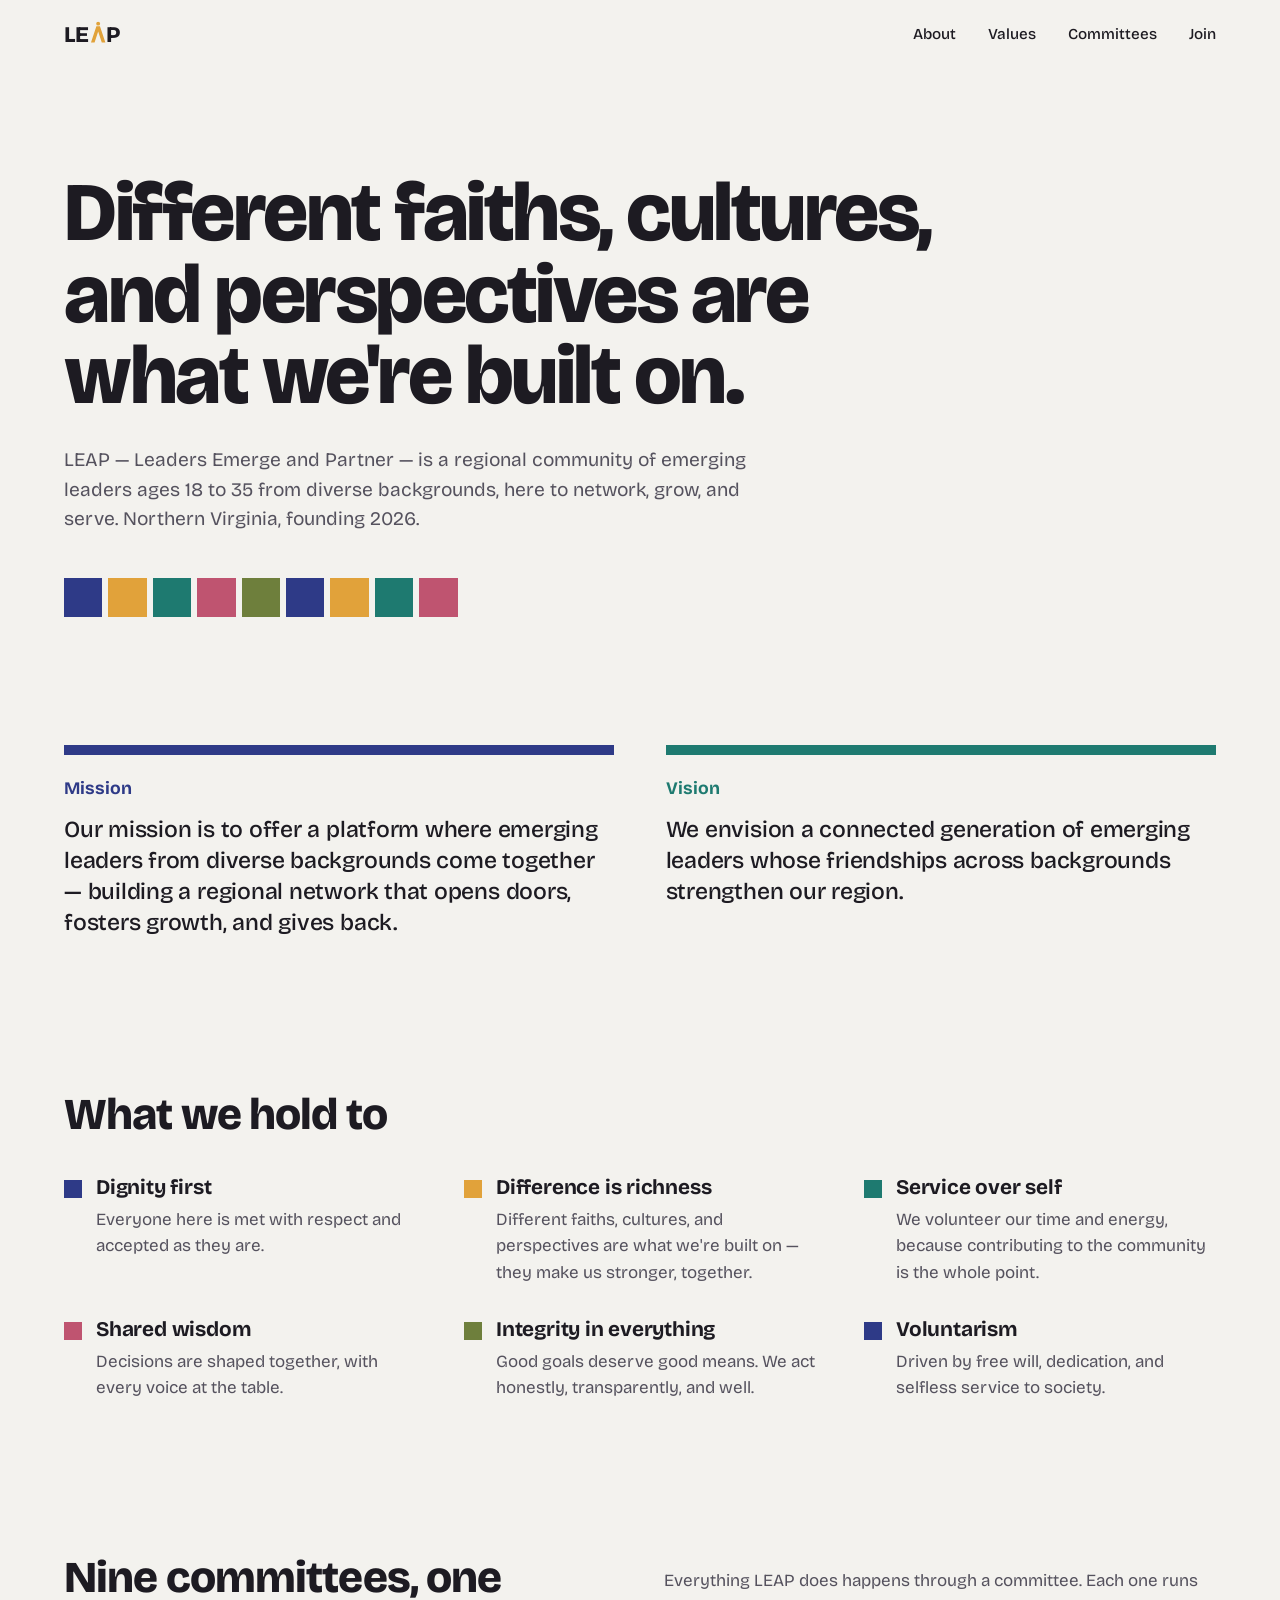
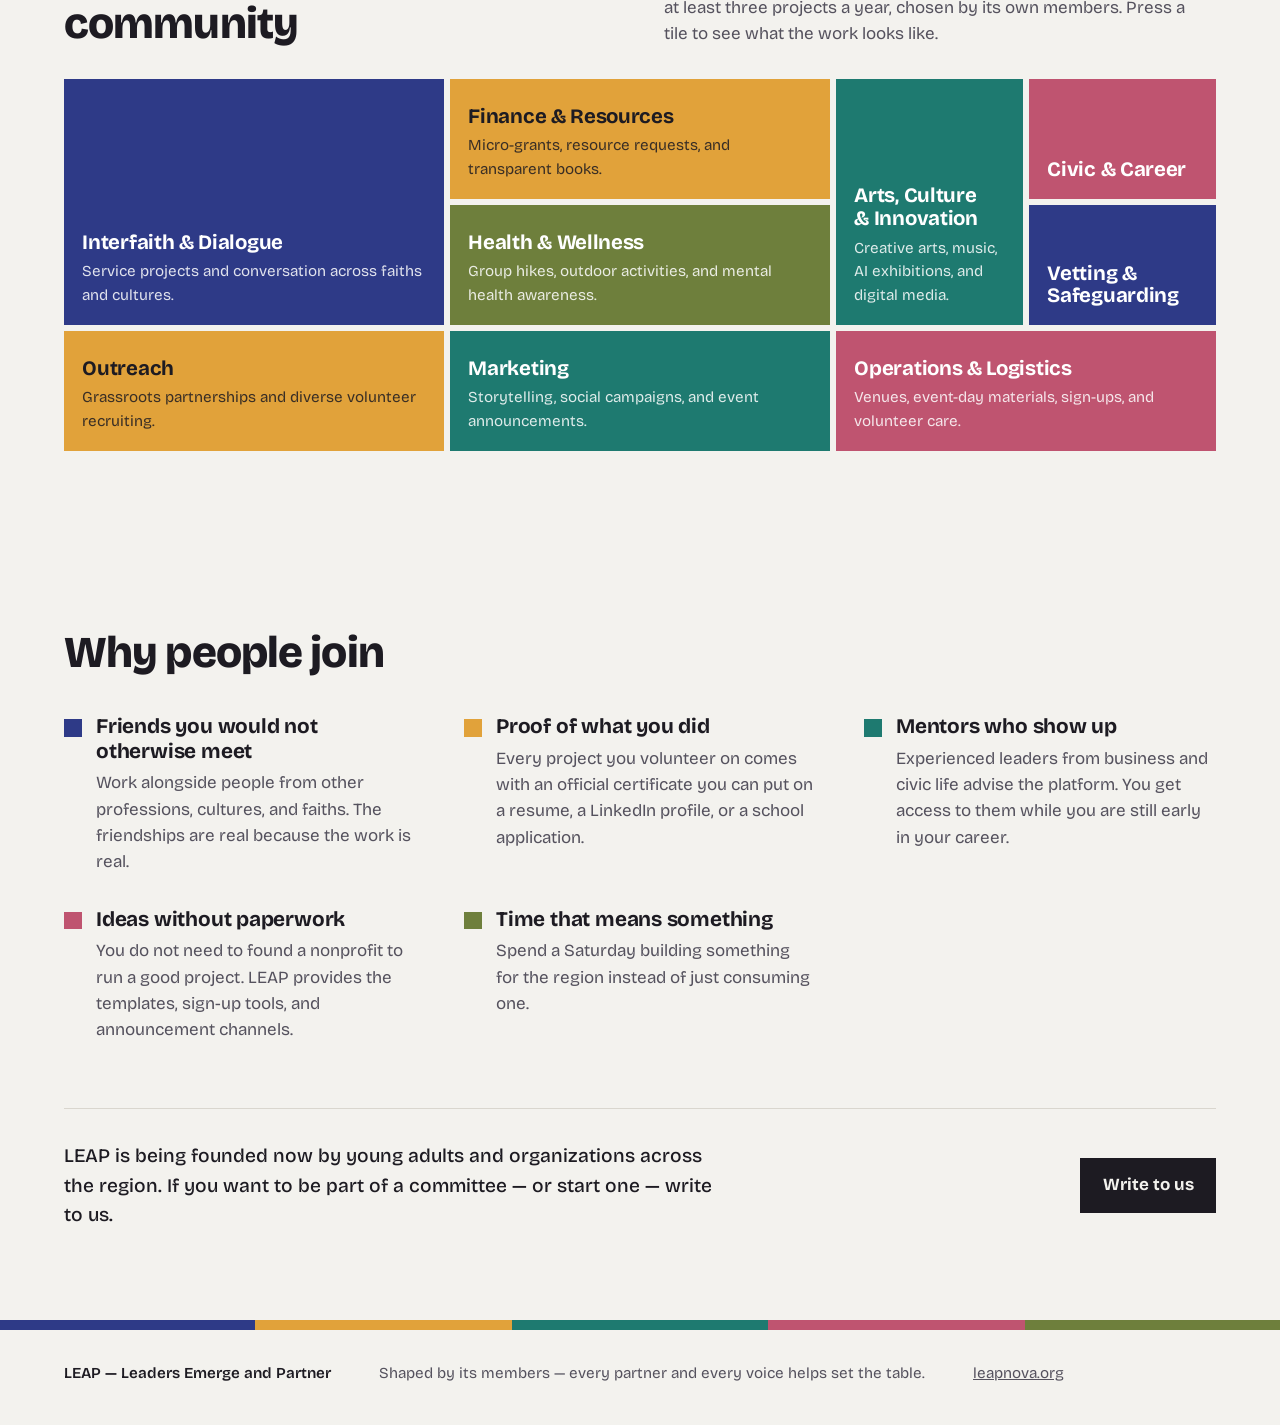
<file: index.html>
<!doctype html>
<html lang="en">
<head>
<meta charset="utf-8">
<meta name="viewport" content="width=device-width, initial-scale=1">
<title>LEAP — Leaders Emerge and Partner</title>
<meta name="description" content="A regional community of emerging leaders ages 18 to 35 from diverse backgrounds — here to network, grow, and serve.">
<link rel="preconnect" href="https://fonts.googleapis.com">
<link rel="preconnect" href="https://fonts.gstatic.com" crossorigin>
<link href="https://fonts.googleapis.com/css2?family=Bricolage+Grotesque:opsz,wght@12..96,300..800&display=swap" rel="stylesheet">
<link rel="stylesheet" href="styles.css">
</head>
<body>

<header class="top">
  <a class="brand" href="#" aria-label="LEAP home">LE<svg viewBox="0 -30 100 130" aria-hidden="true"><circle cx="50" cy="-16" r="12"/><path d="M6 100 L39 0 H61 L94 100 H72 L50 32 L28 100Z"/></svg>P</a>
  <nav aria-label="Main">
    <a href="#about">About</a>
    <a href="#values">Values</a>
    <a href="#committees">Committees</a>
    <a href="#join">Join</a>
  </nav>
</header>

<main>

<section class="hero">
  <h1>Different faiths, cultures, and perspectives are what we're built on.</h1>
  <p class="lede">LEAP — Leaders Emerge and Partner — is a regional community of emerging leaders ages 18 to 35 from diverse backgrounds, here to network, grow, and serve. Northern Virginia, founding 2026.</p>
  <a class="swatches" href="#committees" aria-label="Go to the nine committees" id="swatches"></a>
</section>

<section class="mv" id="about">
  <div class="mv-item indigo">
    <h2>Mission</h2>
    <p>Our mission is to offer a platform where emerging leaders from diverse backgrounds come together — building a regional network that opens doors, fosters growth, and gives back.</p>
  </div>
  <div class="mv-item teal">
    <h2>Vision</h2>
    <p>We envision a connected generation of emerging leaders whose friendships across backgrounds strengthen our region.</p>
  </div>
</section>

<section class="values" id="values">
  <h2>What we hold to</h2>
  <ul class="values-list" id="values-list"></ul>
</section>

<section class="committees" id="committees">
  <div class="committees-head">
    <h2>Nine committees, one community</h2>
    <p>Everything LEAP does happens through a committee. Each one runs at least three projects a year, chosen by its own members. Press a tile to see what the work looks like.</p>
  </div>
  <div class="mosaic" id="mosaic" role="list"></div>
</section>

<section class="why" id="join">
  <h2>Why people join</h2>
  <ul class="why-list" id="why-list"></ul>
  <div class="join">
    <p>LEAP is being founded now by young adults and organizations across the region. If you want to be part of a committee — or start one — write to us.</p>
    <a class="button" href="mailto:hello@leapnova.org">Write to us</a>
  </div>
</section>

</main>

<footer>
  <p>LEAP — Leaders Emerge and Partner</p>
  <p>Shaped by its members — every partner and every voice helps set the table.</p>
  <a href="https://leapnova.org">leapnova.org</a>
</footer>

<script src="../shared/content.js"></script>
<script src="app.js"></script>
<script src="../shared/dev-click.js"></script>
</body>
</html>
</file>
<file: styles.css>
:root {
  --paper: #f3f2ee;
  --ink: #1d1b22;
  --ink-soft: #55525e;
  --line: #d9d6ce;

  --indigo: #2e3a87;
  --saffron: #e1a23a;
  --teal: #1e7a70;
  --rose: #bf5470;
  --olive: #6e7f3c;

  --font: "Bricolage Grotesque", system-ui, sans-serif;
  --gutter: clamp(1.25rem, 5vw, 5rem);
  --max: 76rem;
}

* { box-sizing: border-box; }
html { scroll-behavior: smooth; }
body {
  margin: 0;
  background: var(--paper);
  color: var(--ink);
  font-family: var(--font);
  font-size: 1.0625rem;
  line-height: 1.55;
  -webkit-font-smoothing: antialiased;
}
h1, h2, h3, p, ul { margin: 0; }
ul { padding: 0; list-style: none; }
a { color: inherit; }
a:focus-visible, button:focus-visible { outline: 3px solid var(--indigo); outline-offset: 3px; }

.indigo { --c: var(--indigo); }
.saffron { --c: var(--saffron); }
.teal { --c: var(--teal); }
.rose { --c: var(--rose); }
.olive { --c: var(--olive); }

/* ---------- header ---------- */
.top {
  display: flex; justify-content: space-between; align-items: center;
  padding: 1.1rem var(--gutter);
  max-width: calc(var(--max) + 2 * var(--gutter)); margin: 0 auto;
}
.brand { display: inline-flex; align-items: baseline; text-decoration: none; font-weight: 800; font-size: 1.4rem; letter-spacing: 0.02em; }
.brand svg { height: 0.95em; width: auto; fill: var(--saffron); transform: translateY(0.06em); }
.top nav { display: flex; gap: clamp(1rem, 3vw, 2rem); }
.top nav a { text-decoration: none; font-weight: 500; font-size: 0.95rem; }
.top nav a:hover { text-decoration: underline; text-underline-offset: 0.3em; text-decoration-thickness: 2px; }

/* ---------- hero ---------- */
.hero {
  max-width: calc(var(--max) + 2 * var(--gutter)); margin: 0 auto;
  padding: clamp(3rem, 8vw, 7rem) var(--gutter) clamp(2rem, 5vw, 4rem);
  display: grid; gap: 1.75rem;
}
.hero h1 {
  font-weight: 800;
  font-size: clamp(2.5rem, 6.5vw, 5.5rem);
  line-height: 0.98;
  letter-spacing: -0.03em;
  max-width: 14em;
  text-wrap: balance;
}
.lede { font-size: clamp(1.1rem, 1.5vw, 1.3rem); max-width: 36em; color: var(--ink-soft); font-weight: 400; }
.swatches {
  display: flex; gap: 6px; margin-top: 1rem; width: fit-content;
  text-decoration: none;
}
.swatches span {
  width: clamp(1.4rem, 3vw, 2.4rem); height: clamp(1.4rem, 3vw, 2.4rem);
  background: var(--c);
  transition: transform 0.2s;
}
.swatches:hover span { transform: translateY(-4px); }
.swatches:hover span:nth-child(even) { transform: translateY(4px); }

/* ---------- mission / vision ---------- */
.mv {
  max-width: calc(var(--max) + 2 * var(--gutter)); margin: 0 auto;
  padding: clamp(2rem, 5vw, 4rem) var(--gutter);
  display: grid; grid-template-columns: repeat(auto-fit, minmax(18rem, 1fr));
  gap: clamp(1.5rem, 4vw, 4rem);
}
.mv-item { border-top: 10px solid var(--c); padding-top: 1.25rem; }
.mv-item h2 { font-weight: 700; font-size: 1.1rem; color: var(--c); margin-bottom: 0.75rem; }
.mv-item p { font-size: clamp(1.2rem, 1.8vw, 1.5rem); line-height: 1.35; font-weight: 500; letter-spacing: -0.01em; max-width: 26em; }

/* ---------- values ---------- */
.values, .why, .committees {
  max-width: calc(var(--max) + 2 * var(--gutter)); margin: 0 auto;
  padding: clamp(3rem, 7vw, 6rem) var(--gutter);
}
.values h2, .why h2, .committees h2 {
  font-weight: 800; font-size: clamp(1.9rem, 3.5vw, 2.75rem); letter-spacing: -0.02em; line-height: 1.05;
  margin-bottom: clamp(1.5rem, 3vw, 2.5rem);
}
.values-list, .why-list {
  display: grid; grid-template-columns: repeat(auto-fit, minmax(17rem, 1fr));
  gap: 2rem 3rem;
}
@media (min-width: 60rem) { .values-list, .why-list { grid-template-columns: repeat(3, 1fr); } }
.values-list li, .why-list li { position: relative; padding-left: 2rem; }
.values-list li::before, .why-list li::before {
  content: ""; position: absolute; left: 0; top: 0.25rem;
  width: 1.1rem; height: 1.1rem; background: var(--c);
}
.values-list h3, .why-list h3 { font-weight: 700; font-size: 1.3rem; line-height: 1.2; letter-spacing: -0.01em; margin-bottom: 0.35rem; }
.values-list p, .why-list p { color: var(--ink-soft); }

/* ---------- committees: the mosaic ---------- */
.committees { padding-top: clamp(2rem, 5vw, 4rem); }
.committees-head { display: grid; grid-template-columns: minmax(0, 1fr) minmax(0, 1fr); gap: 1rem 3rem; align-items: end; margin-bottom: 2rem; }
.committees-head h2 { margin-bottom: 0; max-width: 12em; }
.committees-head p { max-width: 32em; color: var(--ink-soft); }
@media (max-width: 48rem) { .committees-head { grid-template-columns: 1fr; } }

.mosaic {
  display: grid;
  grid-template-columns: repeat(6, 1fr);
  grid-auto-rows: minmax(7.5rem, auto);
  grid-auto-flow: dense;
  gap: 6px;
}
.tile {
  all: unset;
  box-sizing: border-box;
  cursor: pointer;
  display: flex; flex-direction: column; justify-content: flex-end;
  padding: 1.1rem 1.15rem;
  background: var(--c);
  color: #fff;
  min-height: 7.5rem;
  transition: filter 0.2s;
  position: relative;
}
.tile.saffron { color: var(--ink); }
.tile:hover { filter: brightness(1.08); }
.tile:focus-visible { outline: 3px solid var(--ink); outline-offset: -6px; }
.tile .name { font-weight: 700; font-size: clamp(1.1rem, 1.6vw, 1.45rem); line-height: 1.1; letter-spacing: -0.015em; text-wrap: balance; }
.tile .short { font-size: 0.95rem; opacity: 0.85; margin-top: 0.4rem; display: none; }
/* tile sizes — a mosaic, not a grid of identical cards */
.tile[data-size="wide"] { grid-column: span 2; }
.tile[data-size="tall"] { grid-row: span 2; }
.tile[data-size="big"] { grid-column: span 2; grid-row: span 2; }
.tile[data-size="big"] .short, .tile[data-size="wide"] .short, .tile[data-size="tall"] .short { display: block; }

/* an open tile takes the whole row and shows its detail */
.tile[aria-expanded="true"] {
  grid-column: 1 / -1; grid-row: span 1; order: -1;
  cursor: default;
  justify-content: flex-start;
  padding: clamp(1.5rem, 3vw, 2.5rem);
  filter: none;
}
.tile[aria-expanded="true"] .name { font-size: clamp(1.8rem, 3.5vw, 2.75rem); }
.tile[aria-expanded="true"] .short { display: none; }
.tile .detail { display: none; }
.tile[aria-expanded="true"] .detail {
  display: grid;
  grid-template-columns: repeat(auto-fit, minmax(16rem, 1fr));
  gap: 1.5rem 3rem;
  margin-top: 1.5rem;
  font-size: 1.05rem;
}
.tile .detail .focus { font-size: 1.2rem; font-weight: 500; line-height: 1.4; }
.tile .detail h4 { margin: 0 0 0.5rem; font-size: 0.95rem; font-weight: 700; opacity: 0.85; }
.tile .detail ul { padding-left: 1.1rem; list-style: disc; }
.tile .detail li { margin-bottom: 0.45rem; }
.tile .detail .fit { margin-top: 1rem; padding-top: 1rem; border-top: 1px solid rgba(255,255,255,0.35); }
.tile.saffron .detail .fit { border-color: rgba(29,27,34,0.3); }
.tile .close {
  display: none;
  position: absolute; top: 1rem; right: 1rem;
  background: rgba(255,255,255,0.18); color: inherit; border: 1px solid currentColor;
  font: inherit; font-weight: 600; font-size: 0.9rem; padding: 0.35rem 0.8rem; cursor: pointer;
}
.tile[aria-expanded="true"] .close { display: block; }
.tile .close:hover { background: rgba(255,255,255,0.3); }

@media (max-width: 40rem) {
  .mosaic { grid-template-columns: repeat(2, 1fr); }
  .tile[data-size="big"] { grid-column: span 2; grid-row: span 1; }
  .tile[data-size="tall"] { grid-row: span 1; }
}

/* ---------- join ---------- */
.join {
  margin-top: clamp(2.5rem, 5vw, 4rem);
  padding-top: 2rem; border-top: 1px solid var(--line);
  display: grid; grid-template-columns: minmax(0, 1fr) auto; gap: 1.5rem 3rem; align-items: center;
}
.join p { font-size: 1.2rem; font-weight: 500; max-width: 34em; }
.button {
  display: inline-block; background: var(--ink); color: var(--paper); text-decoration: none;
  font-weight: 700; padding: 0.9rem 1.4rem;
}
.button:hover { background: var(--indigo); }
@media (max-width: 40rem) { .join { grid-template-columns: 1fr; } }

/* ---------- footer ---------- */
footer {
  border-top: 10px solid;
  border-image: linear-gradient(90deg, var(--indigo) 0 20%, var(--saffron) 20% 40%, var(--teal) 40% 60%, var(--rose) 60% 80%, var(--olive) 80% 100%) 1;
  max-width: 100%;
  padding: 2rem var(--gutter) 2.5rem;
  display: flex; flex-wrap: wrap; gap: 0.5rem 3rem;
  font-size: 0.95rem; color: var(--ink-soft);
}
footer p:first-child { color: var(--ink); font-weight: 600; }

@media (prefers-reduced-motion: reduce) {
  html { scroll-behavior: auto; }
  *, *::before, *::after { transition-duration: 0.01ms !important; }
}
</file>
